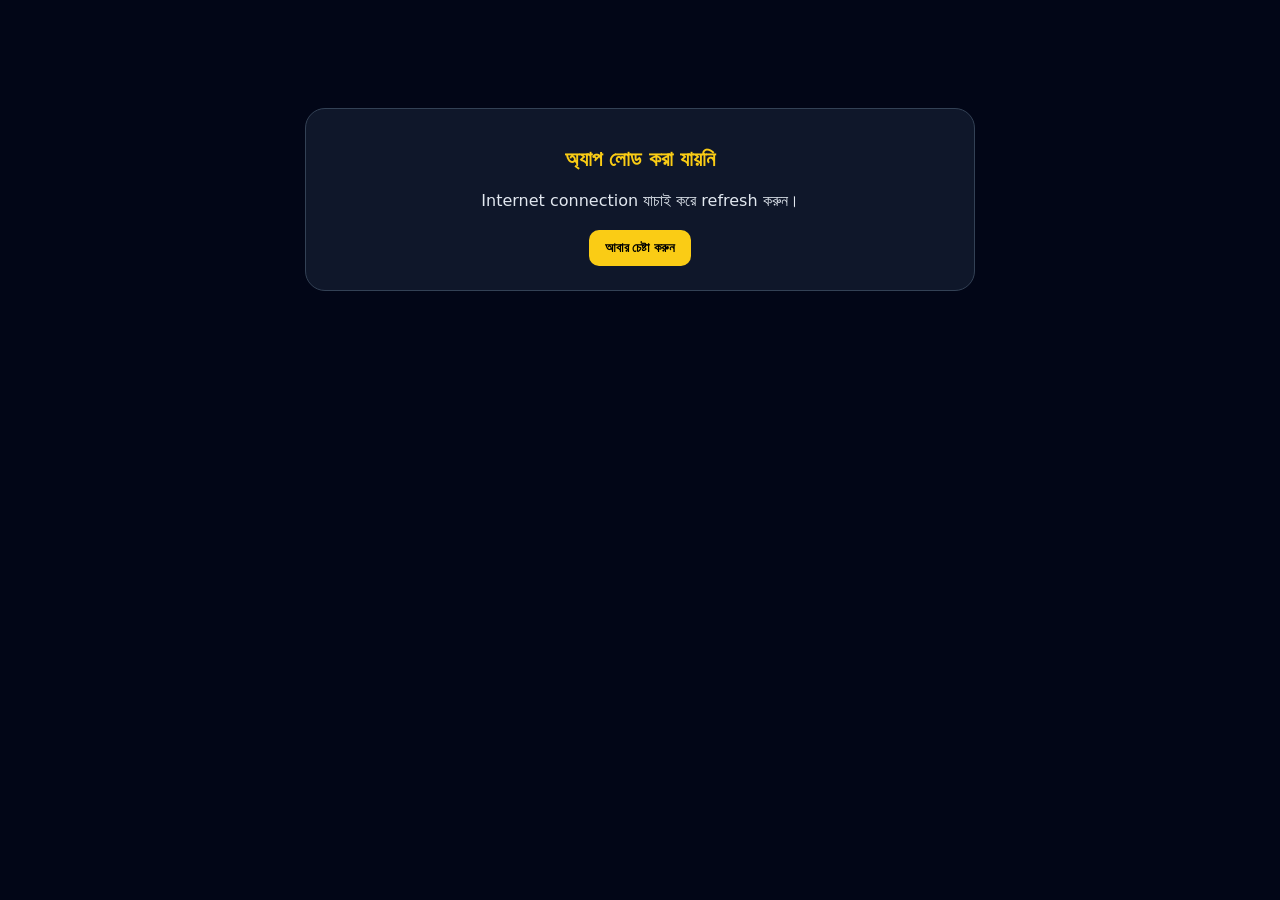
<file: app.html>
<!doctype html>
<html lang="bn"><head><meta charset="utf-8"><meta name="viewport" content="width=device-width,initial-scale=1,viewport-fit=cover"><meta name="theme-color" content="#0f172a"><title>KIIP Level 4 Korean Study &amp; Smart Dictionary</title><style>body{margin:0;background:#020617;color:#e2e8f0;font:16px system-ui,sans-serif}.restore-status{max-width:620px;margin:12vh auto;padding:24px;border:1px solid #334155;border-radius:20px;background:#0f172a;text-align:center}.restore-status h1{color:#facc15;font-size:1.3rem}.restore-status p{line-height:1.7}.restore-status button{padding:10px 16px;border:0;border-radius:10px;background:#facc15;font-weight:700}</style></head><body><main class="restore-status" id="restore-status"><h1>KIIP অ্যাপ লোড হচ্ছে…</h1><p>আগের অধ্যায় ও ফিচার রেখে Smart Dictionary, audio ও exam writing খোলা হচ্ছে।</p></main><script>(async()=>{const status=document.getElementById('restore-status');const previousApp='https://raw.githubusercontent.com/sabi1213/Kiip-4-book-new/af31a52e1f1a8ff53e26c0bca5e55236fd55522d/app.html';try{const response=await fetch(previousApp,{cache:'no-store'});if(!response.ok)throw new Error();let html=await response.text();if(!html.includes('gemini-dictionary.js'))html=html.replace(/<\/body>/i,'<script src="./site-brand.js?v=28"><\/script><script src="./gemini-config.js?v=28"><\/script><script src="./gemini-dictionary.js?v=28"><\/script></body>');document.open();document.write(html);document.close()}catch(_){status.innerHTML='<h1>অ্যাপ লোড করা যায়নি</h1><p>Internet connection যাচাই করে refresh করুন।</p><button onclick="location.reload()">আবার চেষ্টা করুন</button>'}})();</script></body></html>
</file>
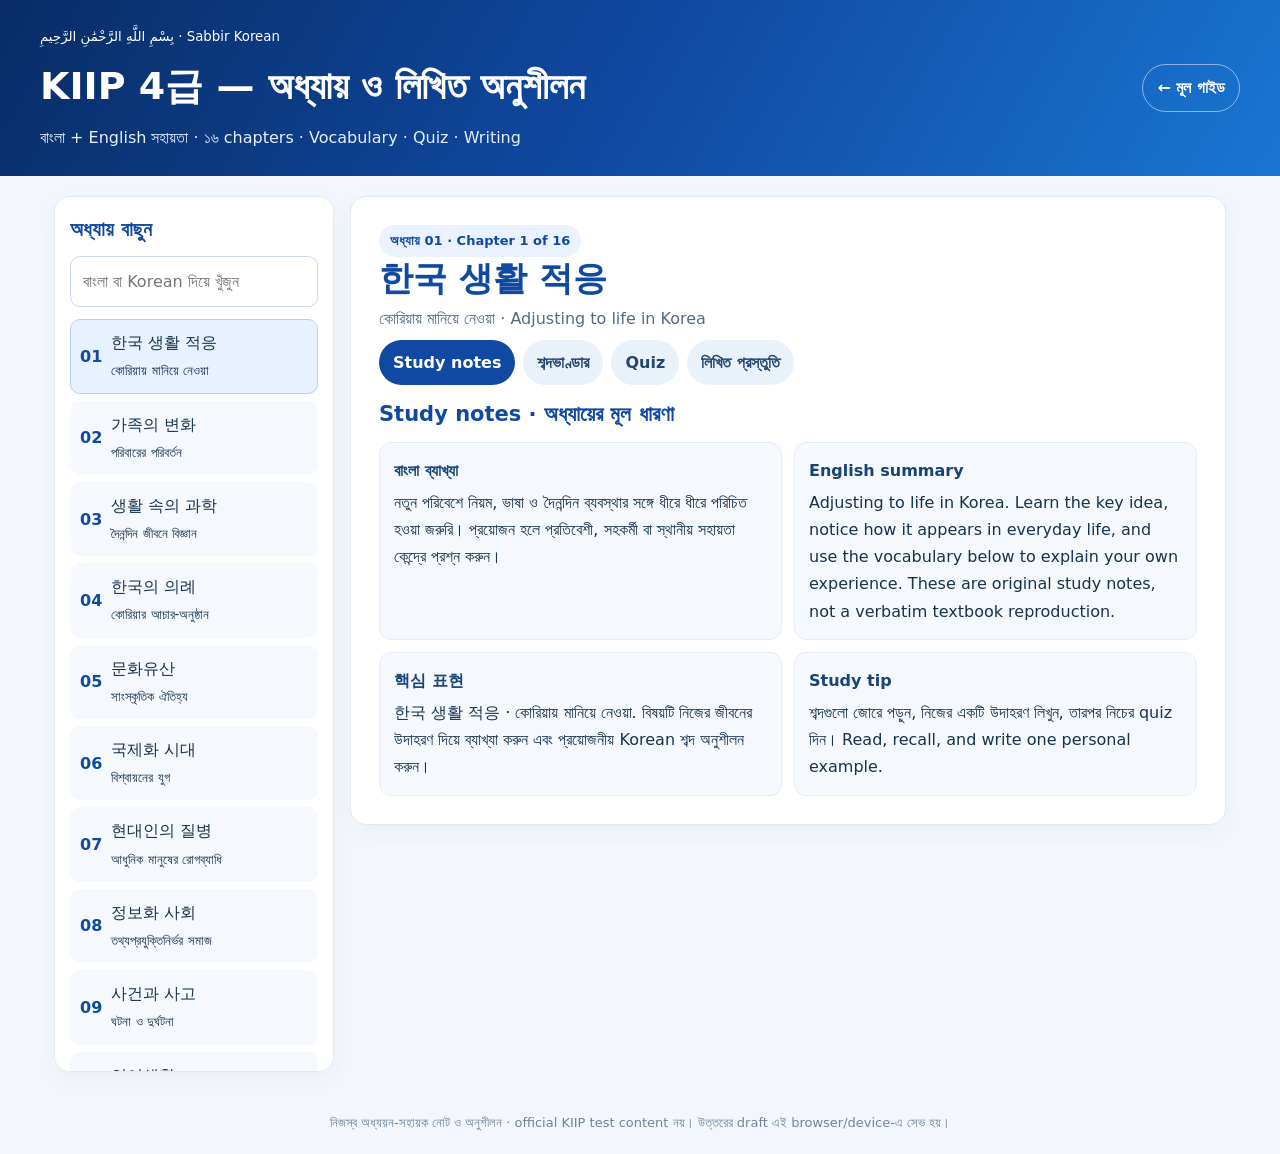
<file: practice.html>
<!doctype html>
<html lang="bn">
<head>
<meta charset="utf-8"><meta name="viewport" content="width=device-width,initial-scale=1,viewport-fit=cover"><meta name="theme-color" content="#1049a2"><meta name="description" content="KIIP Level 4-এর ১৬টি অধ্যায়ের বাংলা-English Korean vocabulary, study notes, quiz ও writing practice."><link rel="manifest" href="./manifest.webmanifest"><link rel="icon" href="./icon.svg" type="image/svg+xml"><title>অধ্যায় ও অনুশীলন | Sabbir Korean</title>
<style>
:root{font-family:system-ui,-apple-system,"Segoe UI",Arial,sans-serif;color:#17324d;background:#f3f7fd;line-height:1.7}*{box-sizing:border-box}body{margin:0}.top{background:linear-gradient(120deg,#082d66,#1049a2,#1976d2);color:white;padding:22px clamp(14px,4vw,40px)}.top-inner{max-width:1200px;margin:auto}.topline{display:flex;justify-content:space-between;align-items:center;gap:12px}.top h1{font-size:clamp(25px,4vw,38px);margin:5px 0}.top p{margin:3px 0;color:#e5efff}.top a{color:white}.home-link{display:inline-block;padding:9px 14px;border:1px solid #ffffff80;border-radius:999px;text-decoration:none;font-weight:700}.layout{max-width:1200px;margin:20px auto;padding:0 14px;display:grid;grid-template-columns:280px minmax(0,1fr);gap:16px}.panel,.content-card{background:white;border:1px solid #e0e9f4;border-radius:16px;box-shadow:0 7px 22px #17324d0b}.sidebar{padding:15px;align-self:start;position:sticky;top:12px;max-height:calc(100dvh - 24px);overflow:auto}.sidebar h2{margin:0 0 10px;color:#1049a2;font-size:20px}.search{width:100%;padding:11px 12px;border:1px solid #cbd9ea;border-radius:10px;font:inherit}.chapter-list{display:grid;gap:7px;margin-top:12px}.chapter-btn{width:100%;display:flex;gap:9px;align-items:center;text-align:left;border:1px solid transparent;border-radius:10px;padding:9px;background:#f5f8fd;color:#17324d;font:inherit;cursor:pointer}.chapter-btn:hover,.chapter-btn.active{background:#e7f1ff;border-color:#b9d1f3}.chapter-no{font-weight:850;color:#1049a2}.main{min-width:0}.content-card{padding:clamp(16px,3vw,28px);margin-bottom:14px}.chapter-heading{display:flex;justify-content:space-between;gap:12px;align-items:flex-start;flex-wrap:wrap}.chapter-heading h2{color:#1049a2;font-size:clamp(24px,3vw,34px);line-height:1.25;margin:0}.bn-title{margin:5px 0;color:#526b83}.pill{display:inline-block;padding:5px 11px;background:#eaf2ff;border-radius:99px;color:#1049a2;font-size:13px;font-weight:700}.tabs{display:flex;gap:8px;overflow:auto;padding:3px 0 12px}.tab{border:0;border-radius:99px;background:#e9f1fb;color:#23486f;padding:9px 14px;font:inherit;font-weight:700;white-space:nowrap;cursor:pointer}.tab.active{background:#1049a2;color:#fff}.section-title{font-size:21px;color:#1049a2;margin:0 0 9px}.note-grid{display:grid;grid-template-columns:1fr 1fr;gap:12px}.note{padding:14px;border-radius:12px;background:#f5f8fd;border:1px solid #e6edf6}.note h3{font-size:16px;margin:0 0 5px;color:#174477}.note p{margin:0}.vocab{width:100%;border-collapse:collapse}.vocab th,.vocab td{text-align:left;padding:10px;border-bottom:1px solid #e8eef6;vertical-align:top}.vocab th{background:#f1f6fc;color:#1049a2}.vocab-wrap{overflow:auto}.quiz-question{padding:15px;border-radius:12px;background:#f5f8fd;margin:10px 0}.options{display:grid;gap:8px}.option{display:flex;gap:8px;align-items:flex-start;padding:10px;border:1px solid #dfe8f3;border-radius:10px;cursor:pointer}.option:has(input:checked){border-color:#5a91d4;background:#eef5ff}.check,.save{border:0;border-radius:10px;padding:10px 15px;background:#1049a2;color:white;font:inherit;font-weight:750;cursor:pointer}.feedback{min-height:1.6em;font-weight:700;color:#1049a2}.model{padding:15px;border-left:4px solid #42a5f5;border-radius:8px;background:#f2f7ff;white-space:pre-line}.textarea{width:100%;min-height:180px;padding:13px;border:1px solid #cbd9ea;border-radius:12px;font:inherit;line-height:1.75;resize:vertical}.row{display:flex;justify-content:space-between;align-items:center;gap:10px;flex-wrap:wrap;margin-top:9px}.muted{color:#63788f;font-size:14px}.empty{padding:20px;color:#63788f}.footer{text-align:center;color:#70839a;padding:20px;font-size:13px}@media(max-width:760px){.layout{grid-template-columns:1fr}.sidebar{position:static;max-height:none}.chapter-list{grid-template-columns:repeat(2,minmax(0,1fr))}.chapter-btn{font-size:13px}.note-grid{grid-template-columns:1fr}.topline{align-items:flex-start}.vocab th,.vocab td{padding:8px;font-size:14px}}@media(max-width:420px){.chapter-list{grid-template-columns:1fr}}
</style>
</head><body>
<header class="top"><div class="top-inner"><div class="topline"><div><small>بِسْمِ اللَّهِ الرَّحْمَٰنِ الرَّحِيمِ · Sabbir Korean</small><h1>KIIP 4급 — অধ্যায় ও লিখিত অনুশীলন</h1><p>বাংলা + English সহায়তা · ১৬ chapters · Vocabulary · Quiz · Writing</p></div><a class="home-link" href="./app.html">← মূল গাইড</a></div></div></header>
<div class="layout"><aside class="panel sidebar"><h2>অধ্যায় বাছুন</h2><input id="search" class="search" type="search" placeholder="বাংলা বা Korean দিয়ে খুঁজুন"><nav id="chapterList" class="chapter-list" aria-label="অধ্যায় তালিকা"></nav></aside><main id="lesson" class="main" aria-live="polite"></main></div><footer class="footer">নিজস্ব অধ্যয়ন-সহায়ক নোট ও অনুশীলন · official KIIP test content নয়। উত্তরের draft এই browser/device-এ সেভ হয়।</footer>
<script>
const chapters=[
{ko:'한국 생활 적응',bn:'কোরিয়ায় মানিয়ে নেওয়া',en:'Adjusting to life in Korea',note:'নতুন পরিবেশে নিয়ম, ভাষা ও দৈনন্দিন ব্যবস্থার সঙ্গে ধীরে ধীরে পরিচিত হওয়া জরুরি। প্রয়োজন হলে প্রতিবেশী, সহকর্মী বা স্থানীয় সহায়তা কেন্দ্রে প্রশ্ন করুন।',words:[['적응하다','jeogeunghada','মানিয়ে নেওয়া','to adapt'],['낯설다','natseolda','অচেনা লাগা','to feel unfamiliar'],['생활 방식','saenghwal bangsik','জীবনযাপনের ধরন','lifestyle'],['이웃','iut','প্রতিবেশী','neighbor'],['규칙','gyuchik','নিয়ম','rule']],quiz:['কোনটি নতুন পরিবেশে মানিয়ে নেওয়ার ভালো উপায়?',['স্থানীয় নিয়ম জানা','সব নিয়ম উপেক্ষা করা','কারও সঙ্গে কথা না বলা'],0],prompt:'কোরিয়ায় নতুন জীবনে মানিয়ে নিতে আপনি কী কী করবেন?',model:'한국에 처음 왔을 때는 모든 것이 낯설었습니다. 먼저 교통과 쓰레기 분리배출 규칙을 배웠습니다. 모르는 것이 있으면 이웃이나 직장 동료에게 물어봅니다. 한국어를 매일 공부하고 새로운 친구도 사귀려고 합니다. 서로 다른 문화를 존중하면 생활에 더 빨리 적응할 수 있습니다. 앞으로도 성실하게 배우고 안전한 생활을 하겠습니다.'},
{ko:'가족의 변화',bn:'পরিবারের পরিবর্তন',en:'Changes in family',note:'সমাজ ও জীবনযাত্রার পরিবর্তনে পরিবারের আকার, ভূমিকা ও একসঙ্গে সময় কাটানোর ধরন বদলাচ্ছে। পারস্পরিক যত্ন, সম্মান ও কথোপকথন পরিবারকে দৃঢ় রাখে।',words:[['가족 형태','gajok hyeongtae','পরিবারের ধরন','family type'],['핵가족','haekgajok','একক পরিবার','nuclear family'],['가족 구성원','gajok gus seongwon','পরিবারের সদস্য','family member'],['세대','sedae','প্রজন্ম','generation'],['돌보다','dolboda','যত্ন নেওয়া','to care for']],quiz:['পরিবারের সম্পর্ক ভালো রাখতে কী গুরুত্বপূর্ণ?',['আলোচনা ও যত্ন','একে অন্যকে এড়িয়ে চলা','শুধু অর্থ'],0],prompt:'আপনার পরিবারের পরিবর্তন ও একে অন্যকে সাহায্য করার কথা লিখুন।',model:'우리 가족은 서로 다른 세대가 함께 살고 있습니다. 예전보다 가족의 형태와 생활 방식이 많이 달라졌습니다. 부모님은 일하고 자녀는 공부하기 때문에 함께 보내는 시간이 부족할 때가 있습니다. 그래서 우리는 저녁에 이야기하고 주말에는 함께 식사하려고 합니다. 가족 구성원을 존중하고 서로 돌보면 어려운 일도 함께 해결할 수 있습니다.'},
{ko:'생활 속의 과학',bn:'দৈনন্দিন জীবনে বিজ্ঞান',en:'Science in everyday life',note:'বিজ্ঞান দৈনন্দিন সমস্যা সমাধান, স্বাস্থ্য, যোগাযোগ ও যাতায়াতে সাহায্য করে। প্রযুক্তি ব্যবহার করার সময় সুবিধার পাশাপাশি নিরাপত্তা ও পরিবেশের প্রভাব বিবেচনা করতে হয়।',words:[['과학 기술','gwahak gisul','বিজ্ঞান ও প্রযুক্তি','science and technology'],['발명','balmyeong','আবিষ্কার','invention'],['편리하다','pyeollihada','সুবিধাজনক','convenient'],['기계','gigye','যন্ত্র','machine'],['연구','yeongu','গবেষণা','research']],quiz:['নতুন প্রযুক্তি ব্যবহারের সময় কী মনে রাখা উচিত?',['সুবিধা ও নিরাপত্তা','শুধু দ্রুততা','কোনো নিয়ম নয়'],0],prompt:'দৈনন্দিন জীবনে বিজ্ঞান বা প্রযুক্তির উপকারিতা লিখুন।',model:'과학 기술은 우리의 생활을 편리하게 만들어 줍니다. 스마트폰으로 정보를 찾고 가족과 쉽게 연락할 수 있습니다. 병원에서는 새로운 기계와 연구를 통해 환자를 더 잘 치료합니다. 하지만 기술을 너무 많이 사용하면 건강과 개인정보에 문제가 생길 수 있습니다. 따라서 필요한 만큼 안전하게 사용해야 합니다. 과학은 사람과 사회에 도움이 되는 방향으로 발전해야 합니다.'},
{ko:'한국의 의례',bn:'কোরিয়ার আচার-অনুষ্ঠান',en:'Korean customs and ceremonies',note:'কোরিয়ার ঐতিহ্যবাহী অনুষ্ঠানগুলোতে পরিবার, বড়দের সম্মান ও একসঙ্গে উদ্‌যাপনের গুরুত্ব দেখা যায়। অনুষ্ঠানের রীতি জানলে অংশগ্রহণ সহজ হয়; অঞ্চল ও পরিবারের ভেদে চর্চা আলাদা হতে পারে।',words:[['의례','uirye','আচার-অনুষ্ঠান','ceremony'],['전통','jeontong','ঐতিহ্য','tradition'],['명절','myeongjeol','উৎসবের ছুটি','holiday'],['예절','yejeol','শিষ্টাচার','manners'],['기념하다','ginyeomhada','স্মরণ/উদ্‌যাপন করা','to celebrate']],quiz:['অনুষ্ঠানে অংশ নেওয়ার আগে কী করা ভালো?',['রীতি ও শিষ্টাচার জানা','সবাইকে বাধা দেওয়া','সময় না মানা'],0],prompt:'কোনো ঐতিহ্যবাহী অনুষ্ঠান সম্পর্কে লিখুন।',model:'한국에는 가족이 함께 보내는 전통 명절이 있습니다. 명절에는 친척을 만나고 음식을 나누어 먹습니다. 어른께 인사하고 가족의 안부를 묻는 것도 중요합니다. 요즘에는 생활 방식이 달라져서 간단하게 명절을 보내는 사람도 많습니다. 전통을 지키면서 서로의 상황을 존중하는 것이 좋습니다. 저는 한국의 예절과 문화를 배우고 싶습니다.'},
{ko:'문화유산',bn:'সাংস্কৃতিক ঐতিহ্য',en:'Cultural heritage',note:'সাংস্কৃতিক ঐতিহ্য একটি সমাজের ইতিহাস, শিল্প ও জীবনবোধের স্মৃতি বহন করে। ঐতিহাসিক স্থান ও বস্তু রক্ষা করা, দায়িত্বশীলভাবে দেখা এবং পরের প্রজন্মকে জানানো সবার কাজ।',words:[['문화유산','munhwayusan','সাংস্কৃতিক ঐতিহ্য','cultural heritage'],['유적','yujeok','ঐতিহাসিক নিদর্শন','historic site'],['보존하다','bojonhada','সংরক্ষণ করা','to preserve'],['역사','yeoksa','ইতিহাস','history'],['관람객','gwanramgaek','দর্শনার্থী','visitor']],quiz:['ঐতিহ্যবাহী স্থান পরিদর্শনে কোন আচরণটি সঠিক?',['নিয়ম মেনে স্থানটি রক্ষা করা','দেয়ালে লেখা','বস্তু নিয়ে যাওয়া'],0],prompt:'সাংস্কৃতিক ঐতিহ্য সংরক্ষণ কেন প্রয়োজন?',model:'문화유산은 한 사회의 역사와 문화를 보여 줍니다. 오래된 건물과 유적을 보면 옛날 사람들의 생활을 이해할 수 있습니다. 관광객은 안내 규칙을 지키고 문화재를 만지거나 훼손하지 않아야 합니다. 정부와 시민도 문화유산을 잘 보존해야 합니다. 이렇게 하면 다음 세대도 우리의 역사를 배울 수 있습니다. 저는 문화유산을 존중하는 태도가 중요하다고 생각합니다.'},
{ko:'국제화 시대',bn:'বিশ্বায়নের যুগ',en:'The age of globalization',note:'আন্তর্জাতিক যোগাযোগ ও চলাচল বাড়ায় বিভিন্ন দেশের মানুষ, পণ্য ও ধারণা পরস্পরের সঙ্গে যুক্ত। ভাষা শেখা ও সাংস্কৃতিক পার্থক্যের প্রতি সম্মান সহযোগিতা সহজ করে।',words:[['국제화','gukjehwa','আন্তর্জাতিকীকরণ','internationalization'],['교류','gyoryu','আদান-প্রদান','exchange'],['다문화','damunhwa','বহুসংস্কৃতি','multicultural'],['협력','hyeomnyeok','সহযোগিতা','cooperation'],['세계 시장','segye sijang','বিশ্ববাজার','global market']],quiz:['বিভিন্ন সংস্কৃতির মানুষের সঙ্গে কাজ করতে কী দরকার?',['শ্রদ্ধা ও যোগাযোগ','পূর্বধারণা','ভাষা এড়িয়ে চলা'],0],prompt:'বিশ্বায়নের একটি সুবিধা ও একটি দায়িত্ব লিখুন।',model:'오늘날에는 교통과 인터넷의 발달로 나라 사이의 교류가 활발해졌습니다. 사람들은 다른 나라에서 공부하고 일할 수 있습니다. 다양한 문화를 배우고 새로운 기술을 이용할 수 있다는 장점이 있습니다. 반면 문화 차이로 오해가 생길 수도 있습니다. 서로의 생각을 존중하고 정확하게 소통해야 합니다. 국제화 시대에는 열린 마음과 책임 있는 태도가 필요합니다.'},
{ko:'현대인의 질병',bn:'আধুনিক মানুষের রোগব্যাধি',en:'Modern diseases',note:'কম চলাফেরা, মানসিক চাপ ও অনিয়মিত অভ্যাস স্বাস্থ্যে প্রভাব ফেলতে পারে। নিয়মিত ঘুম, সুষম খাবার, শরীরচর্চা ও প্রয়োজন হলে চিকিৎসকের পরামর্শ প্রতিরোধে সহায়ক।',words:[['질병','jilbyeong','রোগ','disease'],['증상','jeungsang','উপসর্গ','symptom'],['예방하다','yebanghada','প্রতিরোধ করা','to prevent'],['건강 검진','geongang geomjin','স্বাস্থ্য পরীক্ষা','health checkup'],['스트레스','seuteureseu','মানসিক চাপ','stress']],quiz:['স্বাস্থ্য রক্ষার উপযোগী অভ্যাস কোনটি?',['নিয়মিত ব্যায়াম ও পর্যাপ্ত ঘুম','উপসর্গ লুকানো','নিজে নিজে ওষুধ নেওয়া'],0],prompt:'সুস্থ থাকার জন্য আপনি কী কী অভ্যাস করেন?',model:'건강을 지키려면 좋은 생활 습관이 필요합니다. 저는 규칙적으로 식사하고 물을 충분히 마시려고 합니다. 시간이 있을 때 걷거나 운동하면 몸과 마음에 도움이 됩니다. 잠을 충분히 자고 스트레스를 줄이는 것도 중요합니다. 증상이 오래 계속되면 병원에 가서 의사의 진료를 받아야 합니다. 정기적인 건강 검진과 예방 습관으로 건강한 생활을 할 수 있습니다.'},
{ko:'정보화 사회',bn:'তথ্যপ্রযুক্তিনির্ভর সমাজ',en:'Information society',note:'ডিজিটাল সেবা কাজ দ্রুত করে, তবে তথ্যের সত্যতা, ব্যক্তিগত তথ্যের নিরাপত্তা ও অনলাইন শিষ্টাচার গুরুত্বপূর্ণ। সন্দেহজনক লিংক বা অজানা ব্যক্তির কাছে ব্যক্তিগত তথ্য দেবেন না।',words:[['정보화 사회','jeongbohwa sahoe','তথ্যসমাজ','information society'],['개인 정보','gaein jeongbo','ব্যক্তিগত তথ্য','personal information'],['인터넷','inteonet','ইন্টারনেট','internet'],['검색하다','geomsaekhada','খোঁজা','to search'],['보안','boan','নিরাপত্তা','security']],quiz:['অনলাইনে ব্যক্তিগত তথ্য রক্ষায় কী করবেন?',['পাসওয়ার্ড গোপন রাখবেন','সবার সঙ্গে শেয়ার করবেন','অজানা লিংকে তথ্য দেবেন'],0],prompt:'তথ্যপ্রযুক্তির সুবিধা ও নিরাপদ ব্যবহারের নিয়ম লিখুন।',model:'정보화 사회에서는 인터넷으로 많은 일을 빠르게 할 수 있습니다. 필요한 정보를 검색하고 온라인으로 공부하거나 신청할 수 있습니다. 하지만 모든 정보가 정확한 것은 아니므로 출처를 확인해야 합니다. 비밀번호와 개인정보를 다른 사람에게 알려 주지 않는 것도 중요합니다. 의심스러운 링크는 누르지 말아야 합니다. 인터넷을 바르고 안전하게 사용하면 생활에 큰 도움이 됩니다.'},
{ko:'사건과 사고',bn:'ঘটনা ও দুর্ঘটনা',en:'Incidents and accidents',note:'জরুরি ঘটনায় আগে নিজের ও অন্যের নিরাপত্তা নিশ্চিত করুন, বিপদস্থল থেকে নিরাপদ স্থানে যান এবং যথাযথ জরুরি সেবায় যোগাযোগ করুন। প্রত্যক্ষ তথ্য দিন, গুজব ছড়াবেন না।',words:[['사건','sageon','ঘটনা/মামলা','incident'],['사고','sago','দুর্ঘটনা','accident'],['신고하다','singohada','জানানো/রিপোর্ট করা','to report'],['목격자','mokgyeokja','প্রত্যক্ষদর্শী','witness'],['안전 수칙','anjeon suchik','নিরাপত্তা বিধি','safety rule']],quiz:['দুর্ঘটনা দেখলে প্রথমে কী করা উচিত?',['নিরাপদ থাকা ও জরুরি সাহায্য চাওয়া','ভিডিও করতে কাছে যাওয়া','গুজব পোস্ট করা'],0],prompt:'দুর্ঘটনা এড়াতে কী কী সতর্কতা নেওয়া দরকার?',model:'사고를 예방하려면 평소에 안전 수칙을 지켜야 합니다. 길을 건널 때는 신호를 확인하고 운전할 때는 안전벨트를 매야 합니다. 사고를 목격하면 먼저 안전한 곳으로 이동합니다. 다친 사람이 있으면 긴급 기관에 신고하고 정확한 위치와 상황을 알려 줍니다. 확인되지 않은 소문이나 사진을 인터넷에 올리지 않습니다. 침착하고 책임 있게 행동하는 것이 중요합니다.'},
{ko:'언어생활',bn:'ভাষার ব্যবহার',en:'Language in daily life',note:'কথার ধরন পরিস্থিতি, সম্পর্ক ও শ্রোতার ওপর নির্ভর করে। সম্মানসূচক ভাষা ব্যবহার, মনোযোগ দিয়ে শোনা এবং পরিষ্কারভাবে প্রশ্ন করা কার্যকর যোগাযোগের অংশ।',words:[['언어생활','eoneosaenghwal','ভাষার ব্যবহার','language use'],['존댓말','jondaenmal','সম্মানসূচক ভাষা','honorific speech'],['표현','pyohyeon','প্রকাশভঙ্গি','expression'],['대화하다','daehwahada','কথোপকথন করা','to converse'],['의사소통','uisasotong','যোগাযোগ','communication']],quiz:['বয়োজ্যেষ্ঠ বা অপরিচিত ব্যক্তির সঙ্গে সাধারণত কী ব্যবহার করা হয়?',['সম্মানসূচক ভাষা','অশালীন শব্দ','কোনো উত্তর নয়'],0],prompt:'ভদ্র ও পরিষ্কার যোগাযোগের গুরুত্ব লিখুন।',model:'언어는 사람들과 생각을 나누는 중요한 도구입니다. 한국어를 사용할 때는 상대방과 상황에 맞는 표현을 선택해야 합니다. 어른이나 처음 만나는 사람에게는 존댓말을 사용하는 것이 예의입니다. 대화할 때 상대방의 말을 잘 듣고 모르는 표현은 정중하게 물어봅니다. 실수해도 계속 연습하면 더 자연스럽게 말할 수 있습니다. 서로 존중하는 언어생활은 좋은 관계를 만드는 데 도움이 됩니다.'},
{ko:'교육 제도',bn:'শিক্ষাব্যবস্থা',en:'Education system',note:'শিক্ষাব্যবস্থা জ্ঞান, দক্ষতা ও সামাজিক অংশগ্রহণের সুযোগ দেয়। শিক্ষার্থী, পরিবার ও শিক্ষকের সহযোগিতা এবং নিয়মিত অধ্যয়ন শেখার অগ্রগতিতে সহায়তা করে।',words:[['교육 제도','gyoyuk jedo','শিক্ষাব্যবস্থা','education system'],['학교','hakgyo','বিদ্যালয়','school'],['수업','sueop','ক্লাস','class'],['졸업하다','joreophada','স্নাতক/পাস করা','to graduate'],['평생 교육','pyeongsaeng gyoyuk','আজীবন শিক্ষা','lifelong learning']],quiz:['পড়াশোনায় অগ্রগতির জন্য কোনটি সহায়ক?',['নিয়মিত অধ্যয়ন','ক্লাস এড়িয়ে চলা','প্রশ্ন না করা'],0],prompt:'শিক্ষা মানুষের জীবনে কেন গুরুত্বপূর্ণ?',model:'교육은 지식과 기술을 배우고 미래를 준비하는 데 중요합니다. 학생은 학교에서 여러 과목을 공부하고 친구들과 협력하는 방법도 배웁니다. 사람마다 배우는 속도와 목표가 다를 수 있습니다. 그래서 꾸준히 공부하고 모르는 점을 선생님에게 질문하는 태도가 필요합니다. 학교를 졸업한 뒤에도 새로운 것을 배우면 일과 생활에 도움이 됩니다. 교육은 개인과 사회를 함께 성장시킵니다.'},
{ko:'선거와 투표',bn:'নির্বাচন ও ভোট',en:'Elections and voting',note:'নির্বাচনে ভোটাররা প্রার্থী বা নীতির বিষয়ে সিদ্ধান্ত জানান। নির্ভরযোগ্য তথ্য যাচাই, নিয়ম জানা এবং অন্যের মতকে সম্মান করা দায়িত্বশীল নাগরিক অংশগ্রহণের অংশ।',words:[['선거','seongeo','নির্বাচন','election'],['투표하다','tupyohada','ভোট দেওয়া','to vote'],['후보자','huboja','প্রার্থী','candidate'],['유권자','yugwonja','ভোটার','voter'],['공약','gongyak','নির্বাচনী প্রতিশ্রুতি','campaign pledge']],quiz:['দায়িত্বশীলভাবে ভোট দেওয়ার আগে কী করা দরকার?',['প্রার্থী ও নীতি সম্পর্কে তথ্য দেখা','গুজবে সিদ্ধান্ত নেওয়া','অন্যের ভোট নিয়ন্ত্রণ করা'],0],prompt:'নির্বাচন ও ভোটে তথ্য যাচাই কেন জরুরি?',model:'선거는 시민이 사회의 중요한 일을 결정하는 과정입니다. 유권자는 후보자의 정책과 공약을 확인하고 자신의 생각에 따라 투표합니다. 인터넷에는 정확하지 않은 정보도 있으므로 믿을 만한 자료를 비교해야 합니다. 다른 사람의 의견과 선택을 존중하는 태도도 중요합니다. 투표 방법과 날짜를 미리 알아 두면 참여하기 쉽습니다. 책임 있는 참여는 더 나은 사회를 만드는 데 도움이 됩니다.'},
{ko:'환경 보호',bn:'পরিবেশ সুরক্ষা',en:'Environmental protection',note:'বর্জ্য আলাদা করা, একবার ব্যবহারযোগ্য জিনিস কমানো, শক্তি ও পানি সাশ্রয় এবং গণপরিবহন ব্যবহার পরিবেশের ওপর চাপ কমাতে সাহায্য করে। ছোট অভ্যাসও সম্মিলিতভাবে গুরুত্বপূর্ণ।',words:[['환경 보호','hwangyeong boho','পরিবেশ সুরক্ষা','environmental protection'],['분리수거','bunrisugeo','বর্জ্য আলাদা করা','waste sorting'],['재활용','jaehwalyong','পুনর্ব্যবহার','recycling'],['대기 오염','daegi oyeom','বায়ুদূষণ','air pollution'],['절약하다','jeollyakhada','সাশ্রয় করা','to conserve']],quiz:['বর্জ্য কমাতে কোন অভ্যাসটি সাহায্য করে?',['পুনর্ব্যবহারযোগ্য জিনিস ব্যবহার','সব আবর্জনা একসঙ্গে ফেলা','পানি অপচয়'],0],prompt:'পরিবেশ রক্ষায় আপনার দৈনন্দিন করণীয় লিখুন।',model:'환경을 보호하는 일은 우리 모두의 책임입니다. 저는 쓰레기를 종류에 따라 분리해서 버리고 재활용할 수 있는 물건을 다시 사용하려고 합니다. 외출할 때는 일회용 컵 대신 개인 컵을 가지고 갑니다. 물과 전기를 아끼는 습관도 중요합니다. 가까운 곳은 걸어가거나 대중교통을 이용하면 대기 오염을 줄일 수 있습니다. 작은 실천을 함께하면 깨끗한 환경을 만들 수 있습니다.'},
{ko:'생활과 경제',bn:'জীবন ও অর্থনীতি',en:'Daily life and economy',note:'আয়-ব্যয় লিখে রাখা, প্রয়োজন ও ইচ্ছার পার্থক্য বোঝা এবং সঞ্চয়ের লক্ষ্য রাখা ব্যক্তিগত অর্থ ব্যবস্থাপনায় সাহায্য করে। কেনাকাটায় দাম, মান ও প্রয়োজন তুলনা করুন।',words:[['경제 활동','gyeongje hwaldong','অর্থনৈতিক কর্মকাণ্ড','economic activity'],['수입','suip','আয়','income'],['지출','jichul','ব্যয়','expense'],['저축하다','jeochukhada','সঞ্চয় করা','to save money'],['예산','yesan','বাজেট','budget']],quiz:['আয়-ব্যয় নিয়ন্ত্রণের ভালো উপায় কী?',['বাজেট করে খরচ লেখা','সব টাকা সঙ্গে সঙ্গে খরচ','ঋণ লুকানো'],0],prompt:'আপনি কীভাবে আয়-ব্যয় পরিকল্পনা করেন?',model:'생활을 안정적으로 하려면 돈을 계획적으로 사용해야 합니다. 먼저 한 달 수입과 고정 지출을 확인합니다. 식비와 교통비처럼 필요한 비용을 정하고 작은 금액이라도 저축합니다. 물건을 살 때는 가격과 품질을 비교하고 꼭 필요한지 생각합니다. 계획 없이 돈을 쓰면 나중에 어려움이 생길 수 있습니다. 예산을 세우고 기록하는 습관은 경제적인 생활에 도움이 됩니다.'},
{ko:'법과 질서',bn:'আইন ও শৃঙ্খলা',en:'Law and order',note:'আইন নাগরিকের অধিকার ও দায়িত্ব নির্ধারণ করে এবং সবার নিরাপত্তা রক্ষায় সহায়তা করে। নিয়ম বুঝতে অসুবিধা হলে সরকারি বা যোগ্য সহায়তা নিন; অনুমান করে সিদ্ধান্ত নেবেন না।',words:[['법률','beomnyul','আইন','law'],['질서','jilseo','শৃঙ্খলা','order'],['권리','gwolli','অধিকার','right'],['의무','uimu','দায়িত্ব','duty'],['지키다',' jikida','মেনে চলা/রক্ষা করা','to obey/protect']],quiz:['সমাজে আইন মানার একটি উদ্দেশ্য কী?',['সবার অধিকার ও নিরাপত্তা রক্ষা','অন্যকে ভয় দেখানো','বৈষম্য বাড়ানো'],0],prompt:'আইন ও নিয়ম মানা কেন গুরুত্বপূর্ণ?',model:'법과 질서는 사람들이 안전하게 함께 생활하도록 도와줍니다. 법은 시민의 권리를 보호하고 각자의 책임도 알려 줍니다. 교통 규칙을 지키면 사고를 줄일 수 있고 공공장소의 규칙을 지키면 다른 사람을 배려할 수 있습니다. 법률 내용을 잘 모르면 공식 기관이나 전문가에게 문의해야 합니다. 자신의 권리뿐 아니라 다른 사람의 권리도 존중해야 합니다. 모두가 규칙을 지킬 때 공정한 사회를 만들 수 있습니다.'},
{ko:'이민 생활',bn:'অভিবাসী জীবন',en:'Immigrant life',note:'নতুন দেশে বসবাসে ভাষা, কাজ, শিক্ষা ও প্রশাসনিক প্রক্রিয়ার সঙ্গে পরিচিত হওয়া লাগে। নির্ভরযোগ্য সরকারি তথ্য ও স্থানীয় সহায়তা সেবা ব্যবহার করুন; জরুরি কাগজপত্র নিরাপদে রাখুন।',words:[['이민','imin','অভিবাসন','immigration'],['정착하다','jeongchakada','স্থায়ীভাবে বসতি গড়া','to settle'],['체류 자격','cheryu jagyeok','থাকার/ভিসার মর্যাদা','residency status'],['지원 센터','jiwon senteo','সহায়তা কেন্দ্র','support center'],['신청하다','sincheonghada','আবেদন করা','to apply']],quiz:['অভিবাসন-সংক্রান্ত নিয়ম জানতে কোথায় খোঁজ করবেন?',['সরকারি/যোগ্য সহায়তা কেন্দ্র','অযাচাইকৃত গুজব','অজানা ব্যক্তির কাছে নথি'],0],prompt:'নতুন দেশে জীবন গুছিয়ে নিতে কী কী প্রয়োজন?',model:'새로운 나라에서 생활을 시작하면 언어와 생활 제도를 배우는 것이 중요합니다. 먼저 필요한 서류와 체류 자격을 확인하고 공식 기관의 안내를 읽습니다. 모르는 절차가 있으면 지원 센터에 문의할 수 있습니다. 한국어를 꾸준히 공부하고 이웃이나 동료와 소통하면 생활에 도움이 됩니다. 중요한 서류는 안전한 곳에 보관해야 합니다. 새로운 문화를 존중하면서 자신의 목표를 차근차근 이루고 싶습니다.'}
];
const list=document.getElementById('chapterList'),lesson=document.getElementById('lesson'),search=document.getElementById('search');let current=0,activeTab='notes';
function renderList(filter=''){const q=filter.trim().toLowerCase();list.innerHTML='';chapters.forEach((c,i)=>{if(q&&!(`${c.ko} ${c.bn} ${c.en}`).toLowerCase().includes(q))return;const b=document.createElement('button');b.className='chapter-btn'+(i===current?' active':'');b.innerHTML=`<span class="chapter-no">${String(i+1).padStart(2,'0')}</span><span>${c.ko}<br><small>${c.bn}</small></span>`;b.onclick=()=>{current=i;activeTab='notes';location.hash=`chapter-${i+1}`;renderList(search.value);renderLesson()};list.appendChild(b)});if(!list.children.length)list.innerHTML='<div class="empty">কোনো অধ্যায় পাওয়া যায়নি।</div>'}
function renderLesson(){const c=chapters[current];const tabs=[['notes','Study notes'],['vocab','শব্দভাণ্ডার'],['quiz','Quiz'],['writing','লিখিত প্রস্তুতি']];let body='';if(activeTab==='notes')body=`<h3 class="section-title">Study notes · অধ্যায়ের মূল ধারণা</h3><div class="note-grid"><article class="note"><h3>বাংলা ব্যাখ্যা</h3><p>${c.note}</p></article><article class="note"><h3>English summary</h3><p>${c.en}. Learn the key idea, notice how it appears in everyday life, and use the vocabulary below to explain your own experience. These are original study notes, not a verbatim textbook reproduction.</p></article><article class="note"><h3>핵심 표현</h3><p>${c.ko} · ${c.bn}. বিষয়টি নিজের জীবনের উদাহরণ দিয়ে ব্যাখ্যা করুন এবং প্রয়োজনীয় Korean শব্দ অনুশীলন করুন।</p></article><article class="note"><h3>Study tip</h3><p>শব্দগুলো জোরে পড়ুন, নিজের একটি উদাহরণ লিখুন, তারপর নিচের quiz দিন। Read, recall, and write one personal example.</p></article></div>`;if(activeTab==='vocab')body=`<h3 class="section-title">Vocabulary · শব্দভাণ্ডার</h3><div class="vocab-wrap"><table class="vocab"><thead><tr><th>한국어</th><th>পড়ার সহায়তা</th><th>বাংলা অর্থ</th><th>English</th></tr></thead><tbody>${c.words.map(w=>`<tr><td lang="ko"><strong>${w[0]}</strong></td><td>${w[1]}</td><td>${w[2]}</td><td>${w[3]}</td></tr>`).join('')}</tbody></table></div>`;if(activeTab==='quiz')body=`<h3 class="section-title">Exam-style practice · অনুশীলনী</h3><p class="muted">এটি শেখার জন্য তৈরি অনুশীলনী—অফিসিয়াল KIIP পরীক্ষার প্রশ্ন নয়।</p><div class="quiz-question"><strong>${c.quiz[0]}</strong><div class="options">${c.quiz[1].map((o,i)=>`<label class="option"><input type="radio" name="answer" value="${i}"><span>${o}</span></label>`).join('')}</div></div><button class="check" id="checkAnswer">উত্তর যাচাই করুন</button><div class="feedback" id="feedback" aria-live="polite"></div>`;if(activeTab==='writing')body=`<h3 class="section-title">Writing practice · লিখিত প্রস্তুতি</h3><p><strong>Prompt:</strong> ${c.prompt}</p><p class="muted">প্রায় 100 Korean words/단어 লক্ষ্য রাখুন। Model answer-টি কাঠামো বোঝার জন্য; নিজের অভিজ্ঞতা দিয়ে লিখুন।</p><h4>মডেল অ্যানসার · Model answer</h4><div class="model" lang="ko">${c.model}</div><div class="row"><strong>আপনার উত্তর</strong><span class="muted" id="wordCount">0 Korean eojeol / শব্দ</span></div><textarea class="textarea" id="answerBox" placeholder="এখানে Korean বা বাংলা draft লিখুন…" aria-label="নিজের লিখিত উত্তর"></textarea><div class="row"><span class="muted" id="savedStatus">এই ডিভাইসে স্বয়ংক্রিয়ভাবে সেভ হবে।</span><button class="save" id="saveAnswer">এখন সেভ করুন</button></div>`;lesson.innerHTML=`<article class="content-card"><div class="chapter-heading"><div><span class="pill">অধ্যায় ${String(current+1).padStart(2,'0')} · Chapter ${current+1} of 16</span><h2>${c.ko}</h2><p class="bn-title">${c.bn} · ${c.en}</p></div></div><div class="tabs">${tabs.map(t=>`<button class="tab ${activeTab===t[0]?'active':''}" data-tab="${t[0]}">${t[1]}</button>`).join('')}</div>${body}</article>`;lesson.querySelectorAll('[data-tab]').forEach(b=>b.onclick=()=>{activeTab=b.dataset.tab;renderLesson()});if(activeTab==='quiz')document.getElementById('checkAnswer').onclick=()=>{const chosen=lesson.querySelector('input[name="answer"]:checked'),f=document.getElementById('feedback');f.textContent=!chosen?'একটি উত্তর বেছে নিন।':Number(chosen.value)===c.quiz[2]?'সঠিক উত্তর! ভালো করেছেন।':'আবার চেষ্টা করুন—অধ্যায়ের নোট দেখুন।';f.style.color=chosen&&Number(chosen.value)===c.quiz[2]?'#16804a':'#a44b13'};if(activeTab==='writing'){const box=document.getElementById('answerBox'),key=`kiip-writing-${current}`;try{box.value=localStorage.getItem(key)||''}catch(_){}const count=()=>{const n=box.value.trim()?box.value.trim().split(/\s+/u).length:0;document.getElementById('wordCount').textContent=`${n} Korean eojeol / শব্দ`};count();box.addEventListener('input',()=>{count();try{localStorage.setItem(key,box.value);document.getElementById('savedStatus').textContent='এই ডিভাইসে সেভ হয়েছে।'}catch(_){document.getElementById('savedStatus').textContent='Auto-save unavailable; সেভ বাটন চেষ্টা করুন।'}});document.getElementById('saveAnswer').onclick=()=>{try{localStorage.setItem(key,box.value);document.getElementById('savedStatus').textContent='উত্তর এই ডিভাইসে সেভ হয়েছে।'}catch(_){document.getElementById('savedStatus').textContent='সেভ করা যায়নি।'}}}}
function openHash(){const m=location.hash.match(/chapter-(\d+)/);if(m){current=Math.min(15,Math.max(0,Number(m[1])-1));renderList(search.value);renderLesson()}}search.addEventListener('input',()=>renderList(search.value));window.addEventListener('hashchange',openHash);renderList();openHash();if(!location.hash)renderLesson();if('serviceWorker'in navigator)window.addEventListener('load',()=>navigator.serviceWorker.register('./service-worker.js').catch(()=>{}));
</script></body></html>
</file>
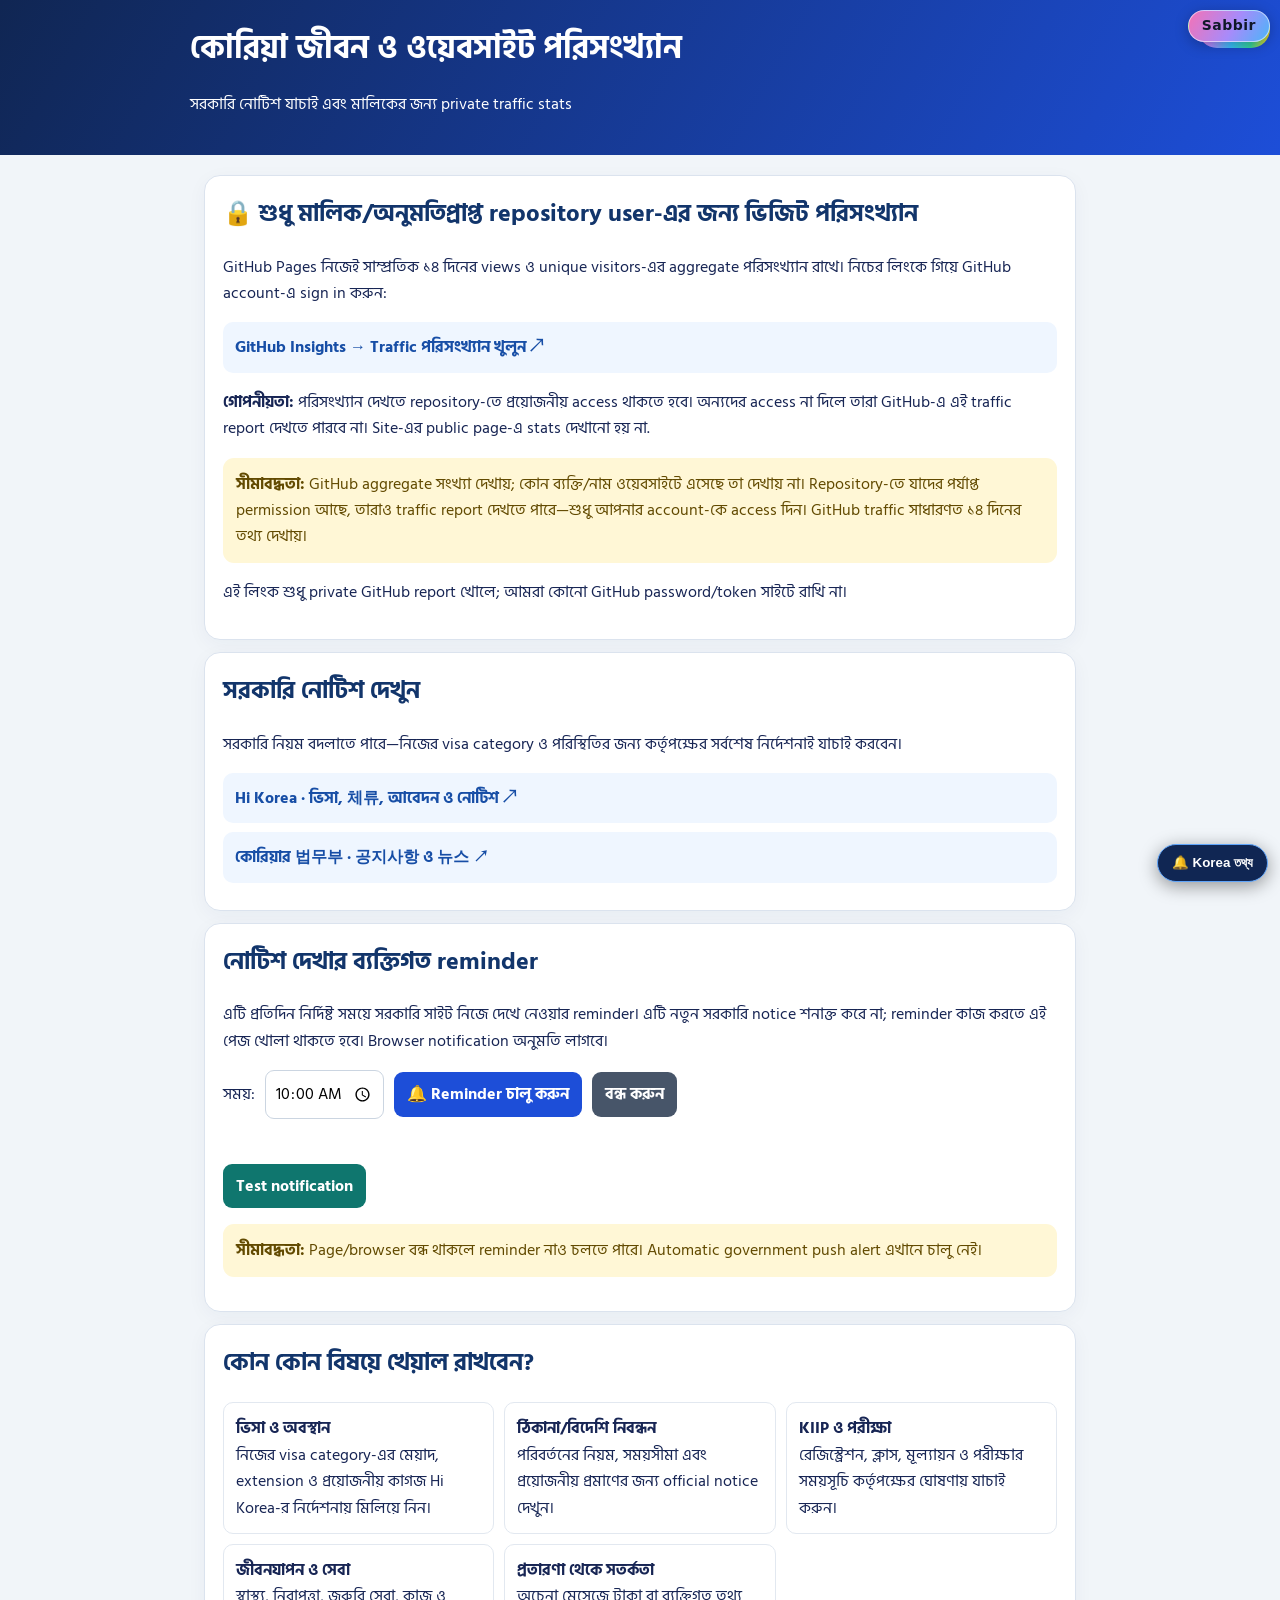
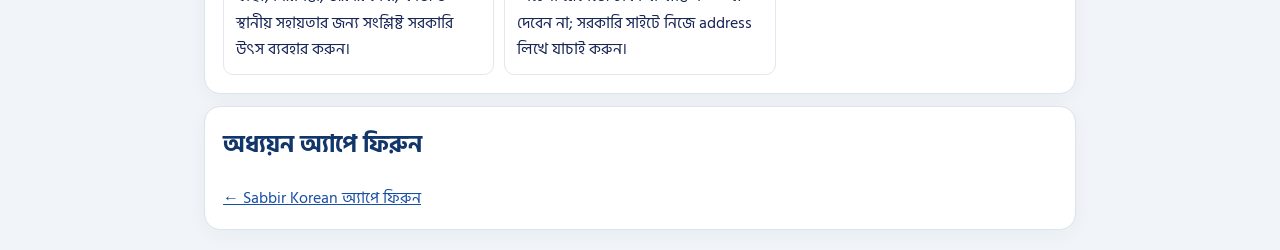
<file: updates.html>
<!doctype html>
<html lang="bn"><head><meta charset="utf-8"><meta name="viewport" content="width=device-width,initial-scale=1,viewport-fit=cover"><meta name="theme-color" content="#102653"><meta name="description" content="Official Korea information and private GitHub Pages traffic insights for the site owner."><title>কোরিয়া আপডেট ও ওয়েবসাইট পরিসংখ্যান · Sabbir Korean</title><link href="https://fonts.googleapis.com/css2?family=Hind+Siliguri:wght@400;600;700&display=swap" rel="stylesheet"><style>*{box-sizing:border-box}body{margin:0;background:#f1f5f9;color:#172554;font-family:'Hind Siliguri',sans-serif;line-height:1.65}.hero{padding:22px max(16px,calc((100% - 900px)/2));background:linear-gradient(120deg,#102653,#1d4ed8);color:white}.hero h1{margin:0}.wrap{max-width:900px;margin:20px auto;padding:0 14px}.card{padding:18px;margin:12px 0;background:white;border:1px solid #dbe3ee;border-radius:16px;box-shadow:0 5px 20px #1026530b}.card h2{margin-top:0;color:#12356b}.links a,.private-link{display:block;padding:12px;margin:9px 0;border-radius:10px;background:#eff6ff;color:#174ea6;font-weight:700;text-decoration:none}.notice{padding:13px;border-radius:11px;background:#fff7d6;color:#624a00}.topic{display:grid;grid-template-columns:repeat(auto-fit,minmax(210px,1fr));gap:10px}.topic div{padding:12px;border:1px solid #e2e8f0;border-radius:10px}.brand{position:fixed;top:10px;right:10px;padding:6px 13px;border-radius:999px;background:linear-gradient(100deg,#f472b6,#a78bfa,#38bdf8,#34d399,#facc15);color:#111827;font-weight:800;text-decoration:none}.reminder-row{display:flex;gap:10px;align-items:center;flex-wrap:wrap}.reminder-row input[type=time]{padding:9px;border:1px solid #cbd5e1;border-radius:9px;font:inherit}.btn{padding:9px 13px;border:0;border-radius:9px;background:#1d4ed8;color:#fff;font:inherit;font-weight:700;cursor:pointer}.status{min-height:1.5em;color:#166534;font-size:13px}.back{color:#174ea6}@media(max-width:600px){.hero{padding:18px 14px}}</style></head>
<body><a class="brand" href="./">Sabbir</a><header class="hero"><h1>কোরিয়া জীবন ও ওয়েবসাইট পরিসংখ্যান</h1><p>সরকারি নোটিশ যাচাই এবং মালিকের জন্য private traffic stats</p></header><main class="wrap"><section class="card"><h2>🔒 শুধু মালিক/অনুমতিপ্রাপ্ত repository user-এর জন্য ভিজিট পরিসংখ্যান</h2><p>GitHub Pages নিজেই সাম্প্রতিক ১৪ দিনের views ও unique visitors-এর aggregate পরিসংখ্যান রাখে। নিচের লিংকে গিয়ে GitHub account-এ sign in করুন:</p><a class="private-link" href="https://github.com/sabi1213/Kiip-4-book-new/graphs/traffic" target="_blank" rel="noopener noreferrer">GitHub Insights → Traffic পরিসংখ্যান খুলুন ↗</a><p><strong>গোপনীয়তা:</strong> পরিসংখ্যান দেখতে repository-তে প্রয়োজনীয় access থাকতে হবে। অন্যদের access না দিলে তারা GitHub-এ এই traffic report দেখতে পারবে না। Site-এর public page-এ stats দেখানো হয় না.</p><div class="notice"><strong>সীমাবদ্ধতা:</strong> GitHub aggregate সংখ্যা দেখায়; কোন ব্যক্তি/নাম ওয়েবসাইটে এসেছে তা দেখায় না। Repository-তে যাদের পর্যাপ্ত permission আছে, তারাও traffic report দেখতে পারে—শুধু আপনার account-কে access দিন। GitHub traffic সাধারণত ১৪ দিনের তথ্য দেখায়।</div><p>এই লিংক শুধু private GitHub report খোলে; আমরা কোনো GitHub password/token সাইটে রাখি না।</p></section><section class="card"><h2>সরকারি নোটিশ দেখুন</h2><p>সরকারি নিয়ম বদলাতে পারে—নিজের visa category ও পরিস্থিতির জন্য কর্তৃপক্ষের সর্বশেষ নির্দেশনাই যাচাই করবেন।</p><div class="links"><a href="https://www.hikorea.go.kr/" target="_blank" rel="noopener noreferrer">Hi Korea · ভিসা, 체류, আবেদন ও নোটিশ ↗</a><a href="https://www.moj.go.kr/" target="_blank" rel="noopener noreferrer">কোরিয়ার 법무부 · 공지사항 ও 뉴스 ↗</a></div></section><section class="card"><h2>নোটিশ দেখার ব্যক্তিগত reminder</h2><p>এটি প্রতিদিন নির্দিষ্ট সময়ে সরকারি সাইট নিজে দেখে নেওয়ার reminder। এটি নতুন সরকারি notice শনাক্ত করে না; reminder কাজ করতে এই পেজ খোলা থাকতে হবে। Browser notification অনুমতি লাগবে।</p><div class="reminder-row"><label for="reminder-time">সময়:</label><input id="reminder-time" type="time" value="10:00"><button id="enable-reminder" class="btn">🔔 Reminder চালু করুন</button><button id="disable-reminder" class="btn" style="background:#475569">বন্ধ করুন</button></div><p id="reminder-status" class="status" aria-live="polite"></p><button id="test-notification" class="btn" style="background:#0f766e">Test notification</button><p class="notice"><strong>সীমাবদ্ধতা:</strong> Page/browser বন্ধ থাকলে reminder নাও চলতে পারে। Automatic government push alert এখানে চালু নেই।</p></section><section class="card"><h2>কোন কোন বিষয়ে খেয়াল রাখবেন?</h2><div class="topic"><div><b>ভিসা ও অবস্থান</b><br>নিজের visa category-এর মেয়াদ, extension ও প্রয়োজনীয় কাগজ Hi Korea-র নির্দেশনায় মিলিয়ে নিন।</div><div><b>ঠিকানা/বিদেশি নিবন্ধন</b><br>পরিবর্তনের নিয়ম, সময়সীমা এবং প্রয়োজনীয় প্রমাণের জন্য official notice দেখুন।</div><div><b>KIIP ও পরীক্ষা</b><br>রেজিস্ট্রেশন, ক্লাস, মূল্যায়ন ও পরীক্ষার সময়সূচি কর্তৃপক্ষের ঘোষণায় যাচাই করুন।</div><div><b>জীবনযাপন ও সেবা</b><br>স্বাস্থ্য, নিরাপত্তা, জরুরি সেবা, কাজ ও স্থানীয় সহায়তার জন্য সংশ্লিষ্ট সরকারি উৎস ব্যবহার করুন।</div><div><b>প্রতারণা থেকে সতর্কতা</b><br>অচেনা মেসেজে টাকা বা ব্যক্তিগত তথ্য দেবেন না; সরকারি সাইটে নিজে address লিখে যাচাই করুন।</div></div></section><section class="card"><h2>অধ্যয়ন অ্যাপে ফিরুন</h2><a class="back" href="./app.html">← Sabbir Korean অ্যাপে ফিরুন</a></section></main><script src="./site-brand.js"></script><script>(()=>{const time=document.getElementById('reminder-time'),status=document.getElementById('reminder-status'),enable=document.getElementById('enable-reminder'),KEY='sabbirGovNoticeReminder';try{const saved=JSON.parse(localStorage.getItem(KEY)||'null');if(saved&&saved.enabled){time.value=saved.time||'10:00';status.textContent='Reminder চালু আছে; page খোলা থাকলে নির্দিষ্ট সময়ে notification দেখাবে।'}}catch(_){}function show(title,body){if(!('Notification'in window)||Notification.permission!=='granted'){status.textContent='Browser notification অনুমতি নেই।';return}if(navigator.serviceWorker&&navigator.serviceWorker.controller)navigator.serviceWorker.ready.then(reg=>reg.showNotification(title,{body,icon:'./icon.svg',badge:'./icon.svg',tag:'sabbir-notice-reminder'})).catch(()=>new Notification(title,{body}));else new Notification(title,{body})}enable.addEventListener('click',async()=>{if(!('Notification'in window)){status.textContent='এই browser-এ notification সমর্থিত নয়।';return}let p=Notification.permission;if(p!=='granted')p=await Notification.requestPermission();if(p!=='granted'){status.textContent='অনুমতি দেওয়া হয়নি।';return}const value=time.value||'10:00';localStorage.setItem(KEY,JSON.stringify({enabled:true,time:value}));status.textContent=`প্রতিদিন ${value}-এ এই page খোলা থাকলে notice check reminder দেখাবে; এটি নতুন notice শনাক্ত করে না।`;show('সরকারি নোটিশ যাচাই করুন','Hi Korea ও 법무부-তে visa/KIIP notice দেখে নিন।')});document.getElementById('disable-reminder').addEventListener('click',()=>{localStorage.removeItem(KEY);status.textContent='Reminder বন্ধ করা হয়েছে।'});document.getElementById('test-notification').addEventListener('click',async()=>{if(!('Notification'in window)){status.textContent='Notification সমর্থিত নয়।';return}if(Notification.permission!=='granted'&&await Notification.requestPermission()!=='granted'){status.textContent='অনুমতি দেওয়া হয়নি।';return}show('Sabbir Korean · Test','এটি শুধু test notification, সরকারি alert নয়।')});let last='';function check(){let cfg;try{cfg=JSON.parse(localStorage.getItem(KEY)||'null')}catch(_){return}if(!cfg||!cfg.enabled)return;const d=new Date(),today=`${d.getFullYear()}-${d.getMonth()+1}-${d.getDate()}`,now=`${String(d.getHours()).padStart(2,'0')}:${String(d.getMinutes()).padStart(2,'0')}`;if(now===cfg.time&&last!==today){last=today;show('আজকের সরকারি নোটিশ দেখে নিন','Hi Korea ও কোরিয়ার 법무부-র ঘোষণা যাচাই করুন।')}}setInterval(check,20000);document.addEventListener('visibilitychange',()=>{if(!document.hidden)check()})})();</script></body></html>
</file>
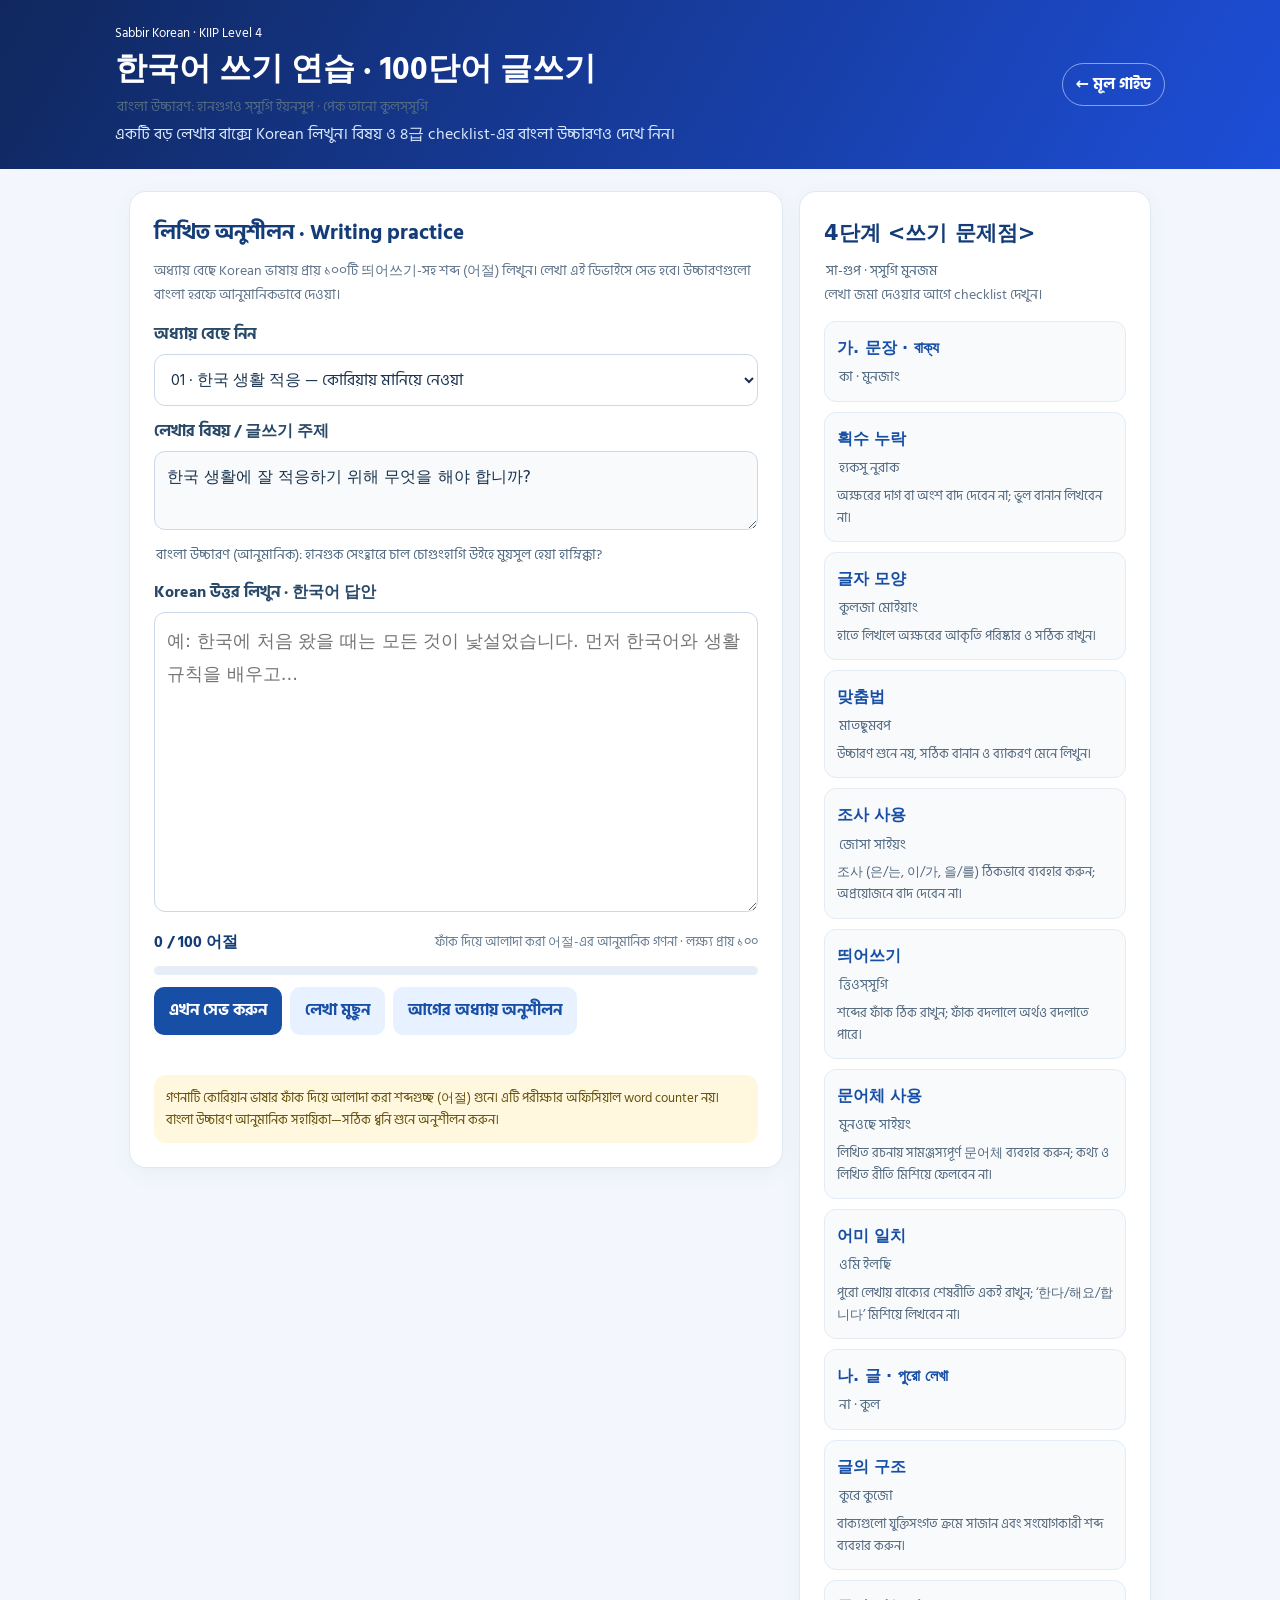
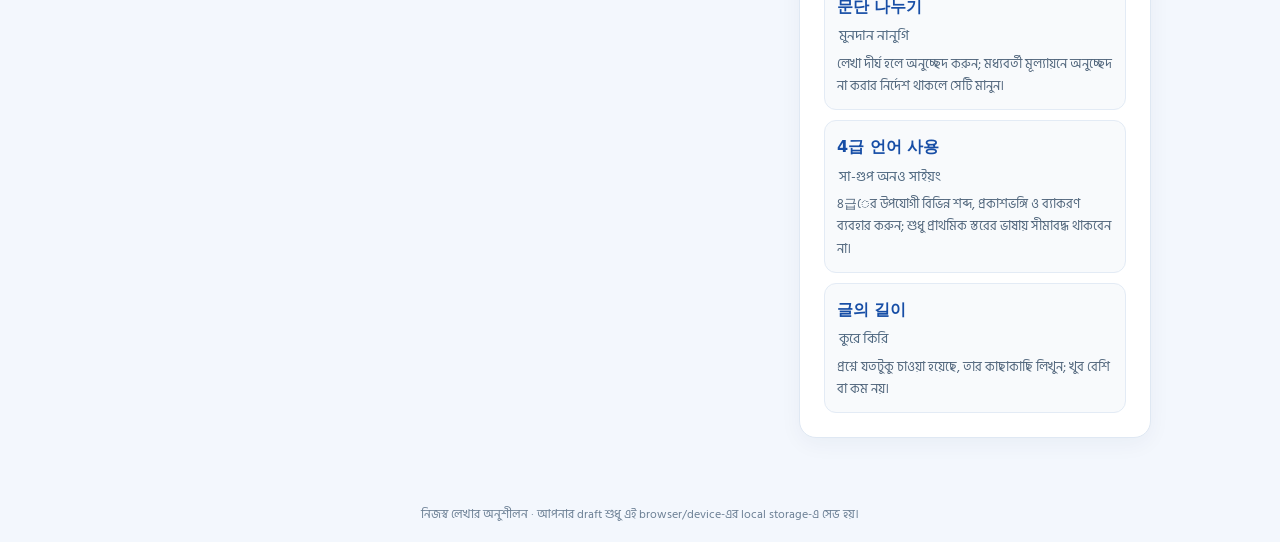
<file: writing.html>
<!doctype html>
<html lang="bn">
<head>
<meta charset="utf-8"><meta name="viewport" content="width=device-width,initial-scale=1,viewport-fit=cover"><meta name="theme-color" content="#172e69"><meta name="description" content="KIIP Level 4 Korean writing practice with Bengali pronunciation guide and writing checklist."><link rel="manifest" href="./manifest.webmanifest"><link rel="icon" href="./icon.svg" type="image/svg+xml"><title>KIIP 4급 · Korean Writing Practice</title>
<style>
@import url('https://fonts.googleapis.com/css2?family=Hind+Siliguri:wght@400;500;600;700&display=swap');*{box-sizing:border-box}body{margin:0;background:#f3f7fd;color:#18324f;font-family:'Hind Siliguri',system-ui,sans-serif;line-height:1.7}.top{background:linear-gradient(120deg,#10285e,#1d4ed8);color:#fff;padding:19px max(16px,calc((100% - 1050px)/2))}.topline{display:flex;justify-content:space-between;align-items:center;gap:12px;flex-wrap:wrap}.top h1{font-size:clamp(22px,4vw,32px);line-height:1.3;margin:3px 0}.top p{margin:2px 0;color:#dbeafe}.link{display:inline-block;text-decoration:none;color:#fff;border:1px solid #ffffff80;border-radius:999px;padding:7px 13px;font-weight:700}.wrap{max-width:1050px;margin:22px auto;padding:0 14px 28px}.grid{display:grid;grid-template-columns:minmax(0,1.3fr) minmax(280px,.7fr);gap:16px;align-items:start}.card{background:#fff;border:1px solid #dfe8f3;border-radius:17px;padding:clamp(16px,3vw,24px);box-shadow:0 6px 22px #17324d0c}.card h2{color:#143c78;font-size:21px;margin:0 0 8px}.muted{color:#60748a;font-size:14px;margin:0 0 14px}.label{display:block;font-weight:700;margin:12px 0 6px;color:#294968}.select,.prompt,.answer{width:100%;font:inherit;border:1px solid #cbd9ea;border-radius:11px;padding:11px 12px;background:#fff;color:#18324f}.prompt{min-height:75px;background:#f8fafc}.pron{display:block;margin:4px 2px 0;color:#526b83;font-size:14px}.answer{min-height:300px;resize:vertical;line-height:1.85;font-size:18px}.answer:focus,.select:focus{outline:3px solid #bfdbfe;border-color:#3b82f6}.meter{display:flex;align-items:center;justify-content:space-between;gap:10px;flex-wrap:wrap;margin:8px 0 12px}.count{font-weight:800;color:#143c78}.meter small{color:#667b91}.progress{height:9px;border-radius:99px;background:#e6edf7;overflow:hidden;width:100%}.progress span{display:block;height:100%;width:0;background:linear-gradient(90deg,#2563eb,#22c55e);transition:width .2s}.buttons{display:flex;gap:8px;flex-wrap:wrap}.btn{border:0;border-radius:10px;padding:10px 15px;background:#174ea6;color:#fff;font:inherit;font-weight:700;cursor:pointer;text-decoration:none}.btn.secondary{background:#e8f1ff;color:#174ea6}.status{min-height:1.5em;color:#1b6b45;font-size:13px;margin:8px 0 0}.rubric{display:grid;gap:10px}.rubric-item{border:1px solid #e3ebf5;background:#f8fafc;border-radius:12px;padding:12px}.rubric-item h3{margin:0 0 2px;color:#174ea6;font-size:16px}.rubric-item p{margin:5px 0 0;color:#52677d;font-size:13px}.korean{font-family:system-ui,sans-serif;color:#17324d}.tip{margin-top:13px;padding:12px;border-radius:12px;background:#fff8df;color:#654f0a;font-size:13px}.footer{text-align:center;padding:17px;color:#6b7f94;font-size:12px}@media(max-width:780px){.grid{grid-template-columns:1fr}.answer{min-height:240px}.top{padding:14px}.topline{align-items:flex-start}}
</style>
</head>
<body>
<header class="top"><div class="topline"><div><small>Sabbir Korean · KIIP Level 4</small><h1 lang="ko">한국어 쓰기 연습 · 100단어 글쓰기</h1><span class="pron">বাংলা উচ্চারণ: হানগুগও স্সুগি ইয়নসুপ · পেক তানো কুলস্সুগি</span><p>একটি বড় লেখার বাক্সে Korean লিখুন। বিষয় ও ৪급 checklist-এর বাংলা উচ্চারণও দেখে নিন।</p></div><a class="link" href="./">← মূল গাইড</a></div></header>
<main class="wrap"><div class="grid"><section class="card"><h2>লিখিত অনুশীলন · Writing practice</h2><p class="muted">অধ্যায় বেছে Korean ভাষায় প্রায় ১০০টি 띄어쓰기-সহ শব্দ (어절) লিখুন। লেখা এই ডিভাইসে সেভ হবে। উচ্চারণগুলো বাংলা হরফে আনুমানিকভাবে দেওয়া।</p><label class="label" for="chapter">অধ্যায় বেছে নিন</label><select class="select" id="chapter"><option value="1">01 · 한국 생활 적응 — কোরিয়ায় মানিয়ে নেওয়া</option><option value="2">02 · 가족의 변화 — পরিবারের পরিবর্তন</option><option value="3">03 · 생활 속의 과학 — দৈনন্দিন জীবনে বিজ্ঞান</option><option value="4">04 · 한국의 의례 — কোরিয়ার আচার-অনুষ্ঠান</option><option value="5">05 · 문화유산 — সাংস্কৃতিক ঐতিহ্য</option><option value="6">06 · 국제화 시대 — বিশ্বায়নের যুগ</option><option value="7">07 · 현대인의 질병 — আধুনিক মানুষের রোগব্যাধি</option><option value="8">08 · 정보화 사회 — তথ্যপ্রযুক্তিনির্ভর সমাজ</option><option value="9">09 · 사건과 사고 — ঘটনা ও দুর্ঘটনা</option><option value="10">10 · 언어생활 — ভাষার ব্যবহার</option><option value="11">11 · 교육 제도 — শিক্ষাব্য���স্থা</option><option value="12">12 · 선거와 투표 — নির্বাচন ও ভোট</option><option value="13">13 · 환경 보호 — পরিবেশ সুরক্ষা</option><option value="14">14 · 생활과 경제 — জীবন ও অর্থনীতি</option><option value="15">15 · 법과 질서 — আইন ও শৃঙ্খলা</option><option value="16">16 · 이민 생활 — অভিবাসী জীবন</option></select><label class="label" for="prompt">লেখার বিষয় / 글쓰기 주제</label><textarea class="prompt korean" id="prompt" readonly lang="ko"></textarea><span id="promptPron" class="pron" lang="bn"></span><label class="label" for="answer">Korean উত্তর লিখুন · 한국어 답안</label><textarea class="answer korean" id="answer" lang="ko" placeholder="예: 한국에 처음 왔을 때는 모든 것이 낯설었습니다. 먼저 한국어와 생활 규칙을 배우고..." spellcheck="true"></textarea><div class="meter"><span class="count" id="count">0 / 100 어절</span><small>ফাঁক দিয়ে আলাদা করা 어절-এর আনুমানিক গণনা · লক্ষ্য প্রায় ১০০</small><div class="progress"><span id="progress"></span></div></div><div class="buttons"><button class="btn" id="save" type="button">এখন সেভ করুন</button><button class="btn secondary" id="clear" type="button">লেখা মুছুন</button><a class="btn secondary" href="./practice.html">আগের অধ্যায় অনুশীলন</a></div><p class="status" id="status" aria-live="polite"></p><div class="tip">গণনাটি কোরিয়ান ভাষার ফাঁক দিয়ে আলাদা করা শব্দগুচ্ছ (어절) গুনে। এটি পরীক্ষার অফিসিয়াল word counter নয়। বাংলা উচ্চারণ আনুমানিক সহায়িকা—সঠিক ধ্বনি শুনে অনুশীলন করুন।</div></section>
<aside class="card"><h2 class="korean" lang="ko">4단계 &lt;쓰기 문제점&gt;</h2><span class="pron">সা-গুপ · স্সুগি মুনজম</span><p class="muted">লেখা জমা দেওয়ার আগে checklist দেখুন।</p><div class="rubric">
<article class="rubric-item"><h3 class="korean" lang="ko">가. 문장 · বাক্য</h3><span class="pron">কা · মুনজাং</span></article>
<article class="rubric-item"><h3 class="korean" lang="ko">획수 누락</h3><span class="pron">হ্যকসু নুরাক</span><p>অক্ষরের দাগ বা অংশ বাদ দেবেন না; ভুল বানান লিখবেন না।</p></article>
<article class="rubric-item"><h3 class="korean" lang="ko">글자 모양</h3><span class="pron">কুলজা মোইয়াং</span><p>হাতে লিখলে অক্ষরের আকৃতি পরিষ্কার ও সঠিক রাখুন।</p></article>
<article class="rubric-item"><h3 class="korean" lang="ko">맞춤법</h3><span class="pron">মাতছুমবপ</span><p>উচ্চারণ শুনে নয়, সঠিক বানান ও ব্যাকরণ মেনে লিখুন।</p></article>
<article class="rubric-item"><h3 class="korean" lang="ko">조사 사용</h3><span class="pron">জোসা সাইয়ং</span><p>조사 (은/는, 이/가, 을/를) ঠিকভাবে ব্যবহার করুন; অপ্রয়োজনে বাদ দেবেন না।</p></article>
<article class="rubric-item"><h3 class="korean" lang="ko">띄어쓰기</h3><span class="pron">ত্তিওস্সুগি</span><p>শব্দের ফাঁক ঠিক রাখুন; ফাঁক বদলালে অর্থও বদলাতে পারে।</p></article>
<article class="rubric-item"><h3 class="korean" lang="ko">문어체 사용</h3><span class="pron">মুনওছে সাইয়ং</span><p>লিখিত রচনায় সামঞ্জস্যপূর্ণ 문어체 ব্যবহার করুন; কথ্য ও লিখিত রীতি মিশিয়ে ফেলবেন না।</p></article>
<article class="rubric-item"><h3 class="korean" lang="ko">어미 일치</h3><span class="pron">ওমি ইলছি</span><p>পুরো লেখায় বাক্যের শেষরীতি একই রাখুন; ‘한다/해요/합니다’ মিশিয়ে লিখবেন না।</p></article>
<article class="rubric-item"><h3 class="korean" lang="ko">나. 글 · পুরো লেখা</h3><span class="pron">না · কুল</span></article>
<article class="rubric-item"><h3 class="korean" lang="ko">글의 구조</h3><span class="pron">কুরে কুজো</span><p>বাক্যগুলো যুক্তিসংগত ক্রমে সাজান এবং সংযোগকারী শব্দ ব্যবহার করুন।</p></article>
<article class="rubric-item"><h3 class="korean" lang="ko">문단 나누기</h3><span class="pron">মুনদান নানুগি</span><p>লেখা দীর্ঘ হলে অনুচ্ছেদ করুন; মধ্যবর্তী মূল্যায়নে অনুচ্ছেদ না করার নির্দেশ থাকলে সেটি মানুন।</p></article>
<article class="rubric-item"><h3 class="korean" lang="ko">4급 언어 사용</h3><span class="pron">সা-গুপ অনও সাইয়ং</span><p>৪급ের উপযোগী বিভিন্ন শব্দ, প্রকাশভঙ্গি ও ব্যাকরণ ব্যবহার করুন; শুধু প্রাথমিক স্তরের ভাষায় সীমাবদ্ধ থাকবেন না।</p></article>
<article class="rubric-item"><h3 class="korean" lang="ko">글의 길이</h3><span class="pron">কুরে কিরি</span><p>প্রশ্নে যতটুকু চাওয়া হয়েছে, তার কাছাকাছি লিখুন; খুব বেশি বা কম নয়।</p></article>
</div></aside></div></main>
<footer class="footer">নিজস্ব লেখার অনুশীলন · আপনার draft শুধু এই browser/device-এর local storage-এ সেভ হয়।</footer>
<script>
const prompts={1:'한국 생활에 잘 적응하기 위해 무엇을 해야 합니까?',2:'현대 가족의 변화와 그에 따른 장단점에 대해 쓰십시오.',3:'과학 기술은 우리의 일상생활을 어떻게 편리하게 만들었습니까?',4:'한국의 전통 의례와 명절에 대해 쓰십시오.',5:'문화유산을 보존하는 것이 왜 중요합니까?',6:'국제화가 우리의 생활과 문화에 미치는 영향에 대해 쓰십시오.',7:'현대인의 질병을 예방하고 건강을 지키는 방법에 대해 쓰십시오.',8:'정보화 사회의 장점과 개인정보를 보호하는 방법에 대해 쓰십시오.',9:'일상생활에서 사건과 사고를 예방하는 방법에 대해 쓰십시오.',10:'상황에 맞는 높임말을 사용하는 것이 왜 중요합니까?',11:'교육 제도의 특징과 평생 교육의 중요성에 대해 쓰십시오.',12:'선거와 투표가 시민 생활에서 왜 중요합니까?',13:'환경을 보호하기 위해 우리가 실천할 수 있는 일에 대해 쓰십시오.',14:'계획적인 소비와 저축이 중요한 이유에 대해 쓰십시오.',15:'사회에서 법과 질서를 지켜야 하는 이유에 대해 쓰십시오.',16:'외국에서 생활하며 성공적으로 정착하기 위한 방법에 대해 쓰십시오.'};
const promptPronunciations={1:'হানগুক সেংহ্বারে চাল চোগুংহাগি উইহে মুয়সুল হেয়া হাম্নিক্কা?',2:'হ্যন্দে কাজোগে পিয়নহ্বা ও কে ত্তারুন জানদানজমে দেহে স্সুশিবশিও.',3:'কোয়াহাক গিসুলুন উরি ইলসাংসেংহ্বালুল অত্তোকে পিয়নরিহাগে মানদুরোস্সুম্নিক্কা?',4:'হানগুগে জনতং উয়েরি ও মিয়ংজলে দেহে স্সুশিবশিও.',5:'মুনহ্বায়ুসানুল পোজনহানুন গশি ওয়ে জুংইওহাম্নিক্কা?',6:'গুকজেহ্বাগা উরি সেংহ্বালগোয়া মুনহ্বায়ে মিচিনুন ইয়াংহ্যাংএ দেহে স্সুশিবশিও.',7:'হ্যন্দে ইনএ জিলবিয়ংউল ইয়েবাংহাগো কনগাংউল জিকিনুন বাংবপে দেহে স্সুশিবশিও.',8:'জংবোহ্বা সোহোয়ের জাংজমগোয়া কেজংবোইনবোরুল পোহোহানুন বাংবপে দেহে স্সুশিবশিও.',9:'ইলসাংসেংহ্বালএসো সাগনগোয়া সাগোরুল ইয়েবাংহানুন বাংবপে দেহে স্সুশিবশিও.',10:'সাংহ্বাংএ মাজন নোপিমালুল সাইয়ংহানুন গশি ওয়ে জুংইওহাম্নিক্কা?',11:'ক্যয়ুক জেদোয়ে তুকজিংগোয়া পিয়ংসেং ক্যয়ুকে জুংইওসঙে দেহে স্সুশিবশিও.',12:'সনগোয়া তু-প্যোগা শিমিন সেংহ্বালএসো ওয়ে জুংইওহাম্নিক্কা?',13:'হোয়াংগ্যংউল পোহোহাগি উইহে উরিগা শিলছনহাল সু ইননুন ইরে দেহে স্সুশিবশিও.',14:'ক্যহোয়েকজগিন সোবিগোয়া চুকছগি জুংইওহান ইয়ুয়েই দেহে স্সুশিবশিও.',15:'সাহোয়ে সো পপগোয়া জিলসোরুল জিকিয়ায়া হানুন ইয়ুয়েই দেহে স্সুশিবশিও.',16:'ওেগুগএসো সেংহ্বালহ্য়মিয়ং সঙগংজগুরো জংচাকহাগি উইহান বাংবপে দেহে স্সুশিবশিও.'};
const select=document.getElementById('chapter'),answer=document.getElementById('answer'),prompt=document.getElementById('prompt'),pron=document.getElementById('promptPron'),count=document.getElementById('count'),progress=document.getElementById('progress'),status=document.getElementById('status');function key(){return 'kiip-korean-writing-100-'+select.value}function countEojeol(text){return text.trim()?text.trim().split(/\s+/u).filter(Boolean).length:0}function refreshCount(){const n=countEojeol(answer.value);count.textContent=`${n} / 100 어절${n>=100?' · লক্ষ্য পূরণ!':''}`;progress.style.width=Math.min(n,100)+'%'}function loadChapter(){prompt.value=prompts[select.value];pron.textContent='বাংলা উচ্চারণ (আনুমানিক): '+promptPronunciations[select.value];try{answer.value=localStorage.getItem(key())||''}catch(_){answer.value=''}status.textContent='';refreshCount()}select.addEventListener('change',loadChapter);answer.addEventListener('input',()=>{refreshCount();try{localStorage.setItem(key(),answer.value);status.textContent='স্বয়ংক্রিয়ভাবে সেভ হয়েছে।'}catch(_){status.textContent='Auto-save কাজ করেনি; এখন সেভ করুন।'}});document.getElementById('save').addEventListener('click',()=>{try{localStorage.setItem(key(),answer.value);status.textContent='এই অধ্যায়ের লেখা এই ডিভাইসে সেভ হয়েছে।'}catch(_){status.textContent='সেভ করা যায়নি।'}});document.getElementById('clear').addEventListener('click',()=>{if(!confirm('এই অধ্যায়ের লেখা মুছে ফেলবেন?'))return;answer.value='';try{localStorage.removeItem(key())}catch(_){}status.textContent='লেখা মুছে ফেলা হয়েছে।';refreshCount()});loadChapter();if('serviceWorker'in navigator)window.addEventListener('load',()=>navigator.serviceWorker.register('./service-worker.js').catch(()=>{}));
</script>
</body>
</html>
</file>
